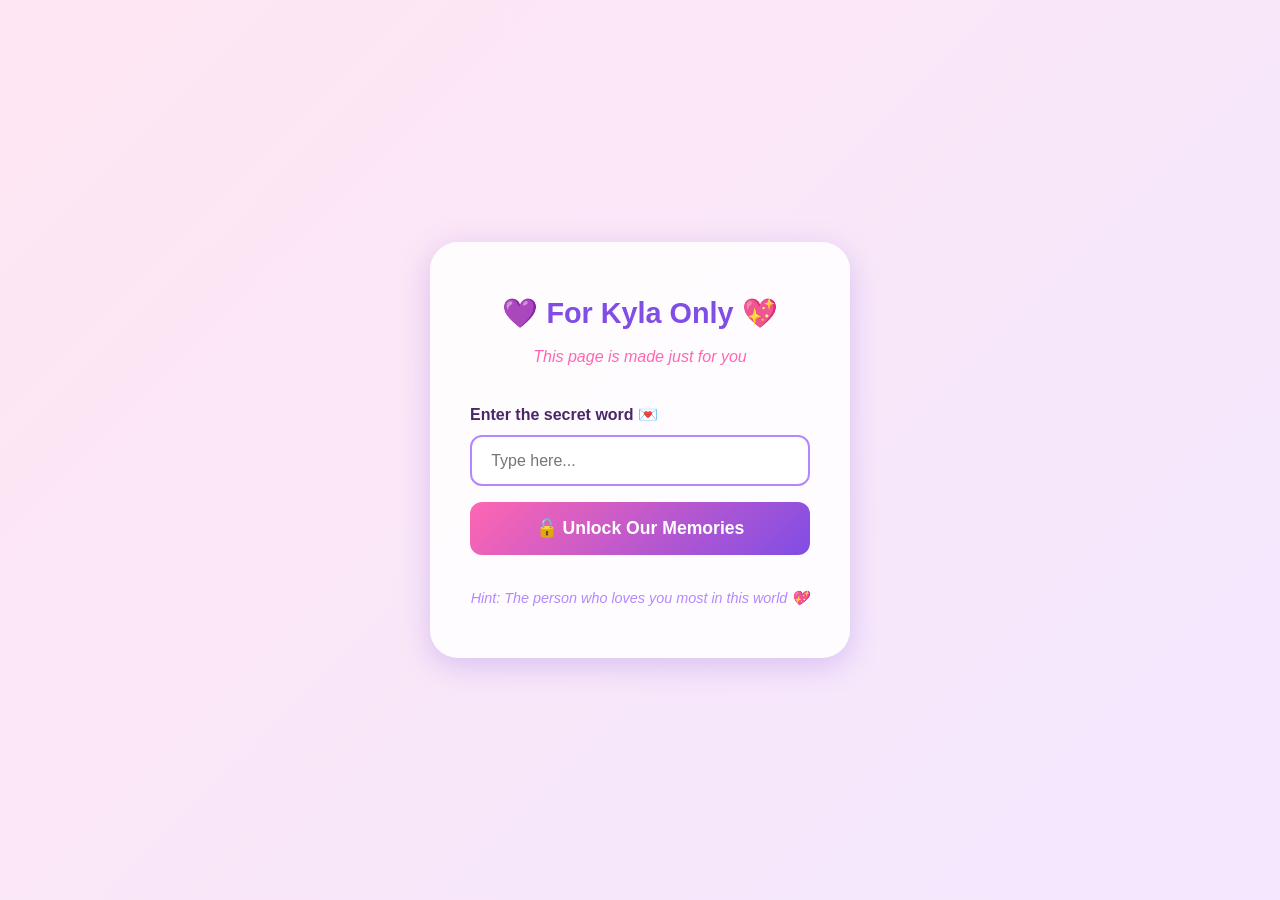
<file: index.html>
<!DOCTYPE html>
<html lang="en">
<head>
    <meta charset="UTF-8">
    <meta name="viewport" content="width=device-width, initial-scale=1.0">
    <title>🔒 For Kyla Only</title>
    <link rel="stylesheet" href="style.css">
</head>
<body class="password-page">

<div class="falling-container" id="fallingContainer"></div>

<div class="password-box">
    <h1>💜 For Kyla Only 💖</h1>
    <p class="password-subtitle">This page is made just for you</p>
    
    <label for="pwdInput">Enter the secret word 💌</label>
    <input type="password" id="pwdInput" placeholder="Type here...">
    <button id="unlockBtn" class="unlock-btn">🔓 Unlock Our Memories</button>
    
    <p id="errorMsg" class="error-msg">Wrong password — try again, love 💜</p>
    <p class="hint">Hint: The person who loves you most in this world 💖</p>
</div>

<script>
const CORRECT_PASSWORD = "Kyla";

if (sessionStorage.getItem('unlocked') === 'yes') {
    window.location.href = 'home.html';
}

const pwdInput = document.getElementById('pwdInput');
const unlockBtn = document.getElementById('unlockBtn');
const errorMsg = document.getElementById('errorMsg');

function checkPassword() {
    if (pwdInput.value.trim() === CORRECT_PASSWORD) {
        sessionStorage.setItem('unlocked', 'yes');
        window.location.href = 'home.html';
    } else {
        errorMsg.style.display = 'block';
        pwdInput.value = '';
    }
}

unlockBtn.addEventListener('click', checkPassword);
pwdInput.addEventListener('keypress', e => e.key === 'Enter' && checkPassword());

const container = document.getElementById('fallingContainer');
const symbols = ['❤️', '💕', '💜', '✨', '💫', '🌸', '💗'];
function createFalling() {
    const el = document.createElement('span');
    el.className = 'falling ' + (Math.random() > 0.5 ? 'heart-fall' : 'sparkle-fall');
    el.textContent = symbols[Math.floor(Math.random() * symbols.length)];
    el.style.left = Math.random() * 100 + '%';
    el.style.animationDuration = (6 + Math.random() * 8) + 's';
    el.style.fontSize = (0.8 + Math.random() * 0.8) + 'rem';
    container.appendChild(el);
    setTimeout(() => el.remove(), 15000);
}
setInterval(createFalling, 400);
for (let i = 0; i < 15; i++) setTimeout(createFalling, i * 100);
</script>

</body>
</html>
</file>
<file: style.css>
/* ——— Our Memories Website ——— */
:root {
    --pink-light: #FFE6F2;
    --pink: #FF99CC;
    --pink-dark: #FF66B2;
    --violet-light: #F3E8FF;
    --violet: #B388FF;
    --violet-dark: #804DE5;
    --text-dark: #4A266A;
    --white: #FFFFFF;
}

* {
    margin: 0;
    padding: 0;
    box-sizing: border-box;
    font-family: 'Segoe UI', Georgia, sans-serif;
}

body {
    background: linear-gradient(135deg, var(--pink-light), var(--violet-light));
    min-height: 100vh;
    color: var(--text-dark);
    line-height: 1.6;
    position: relative;
    overflow-x: hidden;
}

/* ——— NAVIGATION ——— */
nav {
    background: rgba(255, 255, 255, 0.85);
    padding: 1rem;
    text-align: center;
    position: sticky;
    top: 0;
    z-index: 100;
    box-shadow: 0 2px 10px rgba(128, 77, 229, 0.15);
}

nav a {
    color: var(--violet-dark);
    text-decoration: none;
    margin: 0 1rem;
    font-weight: 600;
    transition: color 0.3s;
}

nav a:hover, nav a.active {
    color: var(--pink-dark);
    text-decoration: underline;
}

/* ——— FALLING ELEMENTS ——— */
.falling-container {
    position: fixed;
    top: 0;
    left: 0;
    width: 100%;
    height: 100%;
    pointer-events: none;
    z-index: 1;
    overflow: hidden;
}

.falling {
    position: absolute;
    top: -50px;
    animation: fall linear infinite;
    opacity: 0.7;
    z-index: 1;
}

.heart-fall {
    font-size: 1.3rem;
    color: #FF4D94;
}

.sparkle-fall {
    font-size: 1rem;
    color: #B388FF;
}

@keyframes fall {
    0% { transform: translateY(-10px) rotate(0deg); opacity: 0; }
    10% { opacity: 0.7; }
    90% { opacity: 0.7; }
    100% { transform: translateY(100vh) rotate(360deg); opacity: 0; }
}

/* ——— HEADER ——— */
header {
    text-align: center;
    padding: 2.5rem 1rem;
    background: linear-gradient(135deg, var(--pink-dark), var(--violet-dark));
    color: white;
    position: relative;
    z-index: 10;
}

header h1 {
    font-size: 2.2rem;
    margin-bottom: 0.3rem;
    letter-spacing: 1px;
}

header .names {
    font-size: 1.3rem;
    font-weight: 600;
    margin-bottom: 0.5rem;
    color: #FFE6F2;
}

.song-bar {
    margin-top: 1rem;
    padding: 0.8rem 1.5rem;
    background: rgba(255, 255, 255, 0.2);
    border-radius: 50px;
    display: inline-block;
}

.song-bar p {
    font-size: 0.95rem;
    margin-bottom: 0.4rem;
}

.song-bar audio {
    width: 280px;
    height: 35px;
}

/* ——— MAIN CONTENT ——— */
.container {
    max-width: 1200px;
    margin: 0 auto;
    padding: 2rem 1rem;
    position: relative;
    z-index: 10;
}

.intro {
    text-align: center;
    margin-bottom: 3rem;
    padding: 2rem;
    background: rgba(255, 255, 255, 0.75);
    border-radius: 24px;
    box-shadow: 0 6px 20px rgba(128, 77, 229, 0.18);
}

.intro h2 {
    color: var(--violet-dark);
    margin-bottom: 1rem;
}

.photo-grid {
    display: grid;
    grid-template-columns: repeat(auto-fit, minmax(300px, 1fr));
    gap: 2rem;
}

.photo-card {
    background: white;
    border-radius: 20px;
    overflow: hidden;
    box-shadow: 0 6px 18px rgba(128, 77, 229, 0.2);
    transition: transform 0.3s ease, box-shadow 0.3s ease;
    position: relative;
    z-index: 10;
}

.photo-card:hover {
    transform: translateY(-8px);
    box-shadow: 0 12px 30px rgba(128, 77, 229, 0.3);
}

.photo-card img {
    width: 100%;
    height: 380px;
    object-fit: cover;
    display: block;
}

.photo-caption {
    padding: 1.4rem;
    background: linear-gradient(135deg, #FFF0F8, #F3E8FF);
}

.photo-caption h3 {
    color: var(--violet-dark);
    margin-bottom: 0.4rem;
    font-size: 1.1rem;
}

.photo-caption p {
    color: var(--text-dark);
    font-size: 0.95rem;
    opacity: 0.88;
}

/* ——— MESSAGES PAGE ——— */
.letter-box {
    background: rgba(255, 255, 255, 0.85);
    border-radius: 24px;
    padding: 3rem;
    box-shadow: 0 8px 25px rgba(128, 77, 229, 0.2);
    max-width: 800px;
    margin: 0 auto;
}

.letter-box h2 {
    text-align: center;
    color: var(--violet-dark);
    margin-bottom: 2rem;
    font-size: 1.8rem;
}

.letter-content {
    font-size: 1.1rem;
    line-height: 2;
    color: var(--text-dark);
}

.letter-content p {
    margin-bottom: 1.5rem;
}

.letter-signature {
    text-align: right;
    margin-top: 3rem;
    font-style: italic;
    color: var(--violet-dark);
    font-weight: 600;
}

/* ——— FOOTER ——— */
footer {
    text-align: center;
    padding: 2.5rem;
    margin-top: 3rem;
    color: var(--violet-dark);
    font-weight: 500;
    position: relative;
    z-index: 10;
}

.heart {
    color: #FF4D94;
    font-size: 1.6rem;
    display: inline-block;
    animation: heartbeat 1.5s infinite;
}

@keyframes heartbeat {
    0%, 100% { transform: scale(1); }
    50% { transform: scale(1.2); }
}


/* ——— PLAY BUTTON STYLE ——— */
.play-btn {
    background: linear-gradient(135deg, #FF66B2, #804DE5);
    color: white;
    border: none;
    padding: 0.7rem 2rem;
    font-size: 1rem;
    border-radius: 50px;
    cursor: pointer;
    margin-top: 0.5rem;
    transition: all 0.3s ease;
    font-weight: 600;
}

.play-btn:hover {
    transform: scale(1.05);
    box-shadow: 0 4px 15px rgba(128, 77, 229, 0.4);
}

.play-btn:disabled {
    opacity: 0.8;
}

.play-btn {
    background: linear-gradient(135deg, #FF66B2, #804DE5);
    color: white;
    border: none;
    padding: 0.7rem 2rem;
    font-size: 1rem;
    border-radius: 50px;
    cursor: pointer;
    margin-top: 0.5rem;
    transition: all 0.3s ease;
    font-weight: 600;
}
.play-btn:hover { transform: scale(1.05); }
.play-btn:disabled { opacity: 0.8; cursor: default; }


/* ——— VIDEO SECTION ——— */
/* ——— VIDEO SECTION ——— */
.video-section {
    max-width: 650px;        /* ← Medium size — same as photos */
    margin: 0 auto 3rem;
    padding: 2rem;
    background: rgba(255, 255, 255, 0.85);
    border-radius: 24px;
    box-shadow: 0 6px 20px rgba(128, 77, 229, 0.18);
}

.video-box {
    text-align: center;
}

.video-box video {
    width: 100%;             /* ← Fits nicely inside the card */
    max-height: 380px;        /* ← Same height as your photos */
    border-radius: 16px;
    box-shadow: 0 4px 15px rgba(128, 77, 229, 0.25);
    object-fit: cover;
}

.video-note {
    margin-top: 1rem;
    font-style: italic;
    color: var(--violet-dark);
    font-size: 1rem;
}
/* ——— PASSWORD PAGE ——— */
.password-page {
    display: flex;
    align-items: center;
    justify-content: center;
    min-height: 100vh;
}

.password-box {
    background: rgba(255, 255, 255, 0.88);
    padding: 3rem 2.5rem;
    border-radius: 28px;
    box-shadow: 0 8px 30px rgba(128, 77, 229, 0.25);
    text-align: center;
    max-width: 420px;
    width: 90%;
    position: relative;
    z-index: 10;
}

.password-box h1 {
    color: var(--violet-dark);
    margin-bottom: 0.5rem;
    font-size: 1.8rem;
}

.password-subtitle {
    color: var(--pink-dark);
    margin-bottom: 2rem;
    font-style: italic;
}

.password-box label {
    display: block;
    text-align: left;
    margin-bottom: 0.5rem;
    color: var(--text-dark);
    font-weight: 600;
}

.password-box input {
    width: 100%;
    padding: 0.9rem 1.2rem;
    border: 2px solid var(--violet);
    border-radius: 12px;
    font-size: 1rem;
    margin-bottom: 1rem;
    outline: none;
    transition: border 0.3s;
}

.password-box input:focus {
    border-color: var(--pink-dark);
}

.unlock-btn {
    width: 100%;
    padding: 1rem;
    background: linear-gradient(135deg, #FF66B2, #804DE5);
    color: white;
    border: none;
    border-radius: 12px;
    font-size: 1.1rem;
    font-weight: 600;
    cursor: pointer;
    transition: transform 0.3s;
    margin-bottom: 1rem;
}

.unlock-btn:hover {
    transform: scale(1.03);
}

.error-msg {
    color: #FF4D94;
    display: none;
    margin-bottom: 1rem;
    font-weight: 500;
}

.hint {
    margin-top: 1rem;
    font-size: 0.9rem;
    color: var(--violet);
    font-style: italic;
}
</file>
